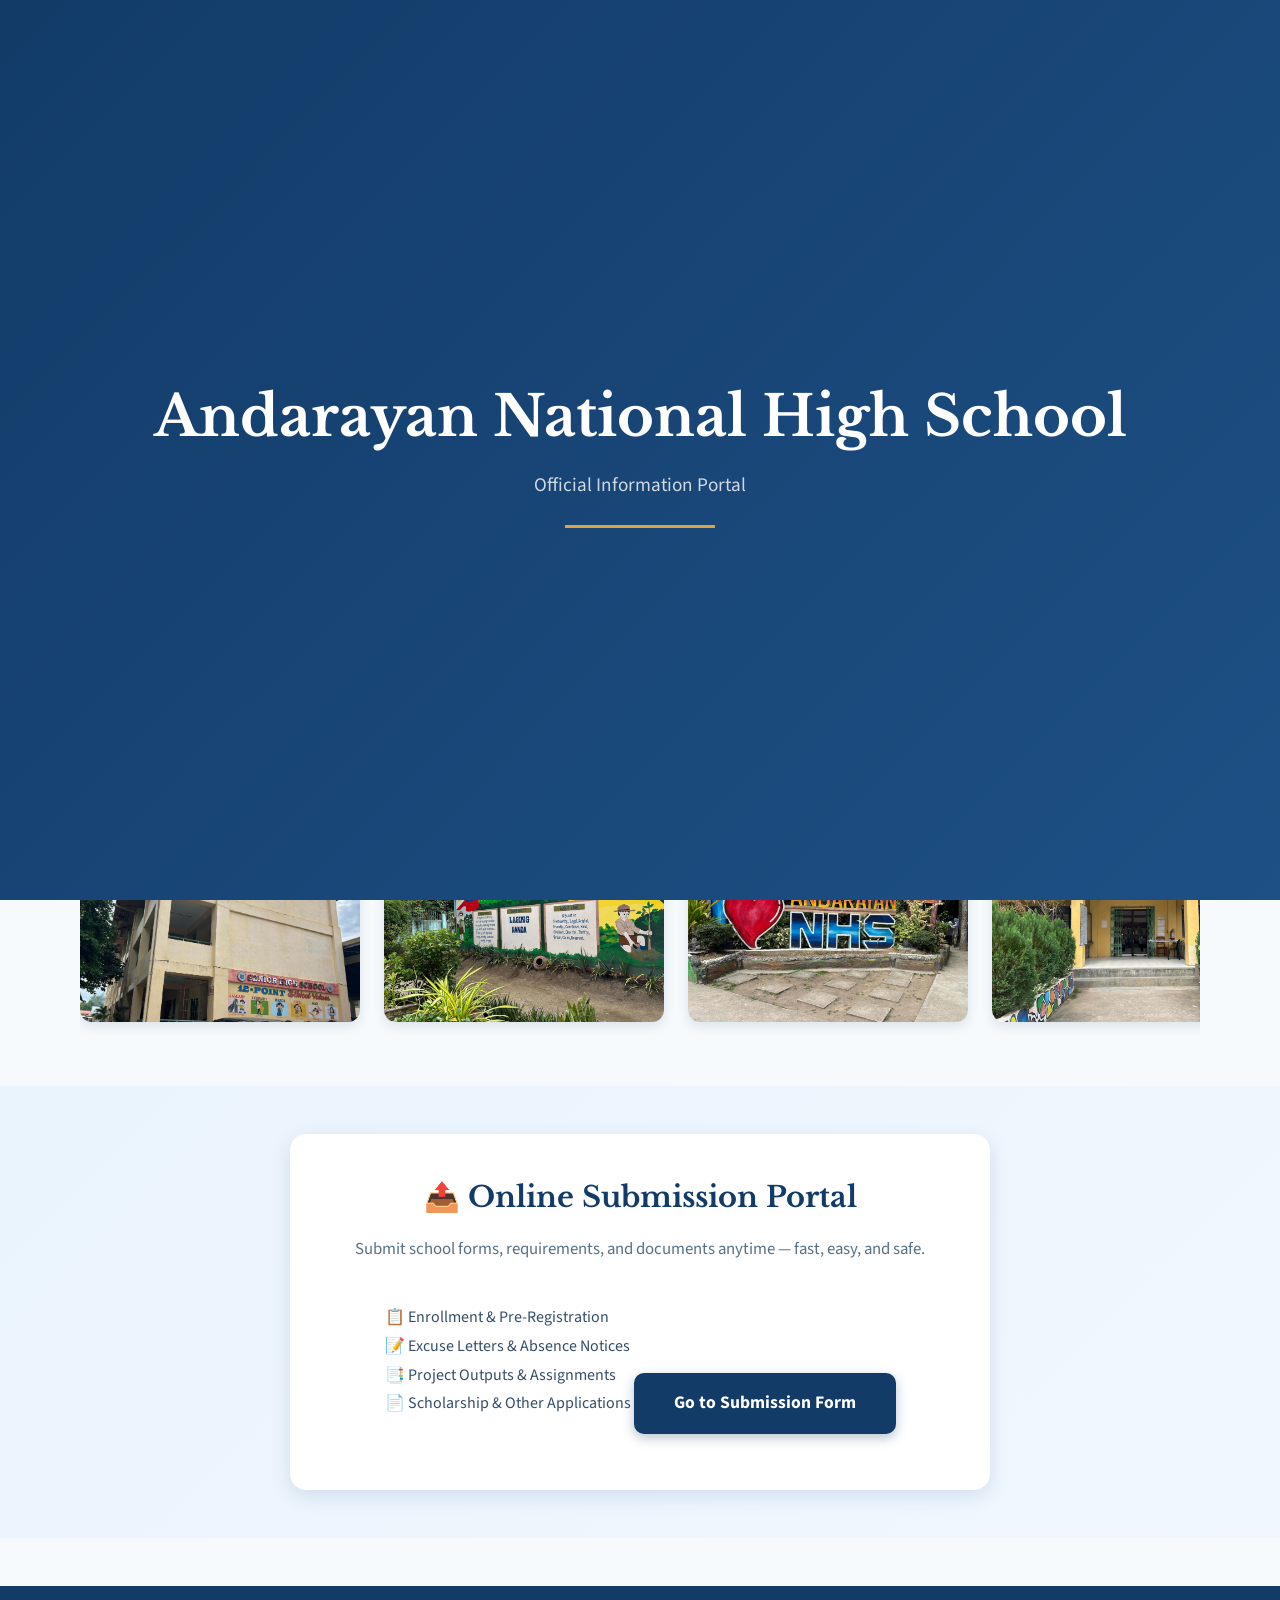
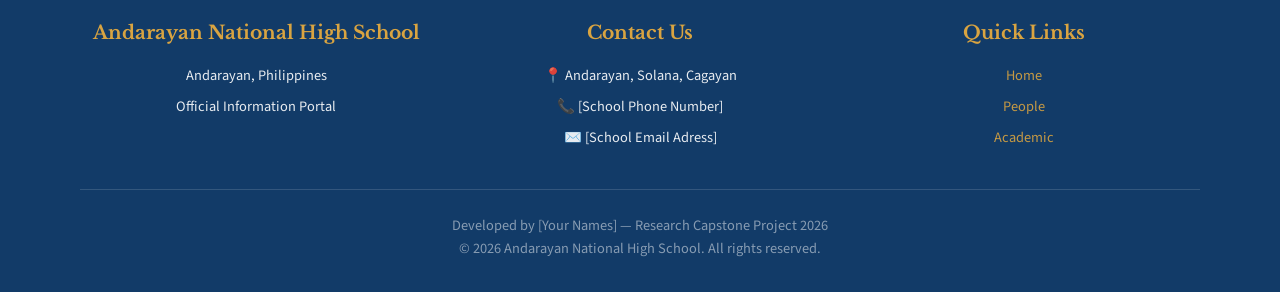
<file: index.html>
<!DOCTYPE html>
<html lang="en">
<head>
  <meta charset="UTF-8">
  <meta name="viewport" content="width=device-width, initial-scale=1.0">
  <title>Andarayan National High School | Official Information Portal</title>
  
  <!-- Fonts -->
  <link href="https://fonts.googleapis.com/css2?family=Source+Sans+Pro:wght@400;600;700&family=Libre+Baskerville:wght@400;700&display=swap" rel="stylesheet">
  
  <!-- Connect to CSS file -->
  <link rel="stylesheet" href="style.css">
</head>
<body>

  <!-- ===== WELCOME SPLASH — Shows Once On First Load ===== -->
<div id="welcome-splash">
  <div class="splash-content">
    <h1>Andarayan National High School</h1>
    <p>Official Information Portal</p>
    <div class="splash-line"></div>
  </div>
</div>

<!-- NAVIGATION -->
<nav>
  <div class="container nav-inner">
    <a href="index.html" class="nav-brand">ANHS</a>
    <button class="menu-btn" id="menuBtn">☰</button>
    <ul class="nav-links" id="navLinks">
      <li><a href="index.html">Home</a></li>
      <li><a href="people.html">People</a></li>
      <li><a href="academic.html">Academic</a></li>
      <li><a href="news.html">News</a></li>
      <li><a href="help.html">Help</a></li>
      <li><a href="rules.html">Rules</a></li>
    </ul>
  </div>
</nav>

<main>
  <!-- HOME SECTION -->
  <section id="home">
    <div class="container">
      <h1>Andarayan National High School</h1>
      <p class="subtitle">Official Information Portal</p>
      
            <div class="intro-text">
        <p>Welcome to Andarayan National High School! We are proud to be a place where students learn, grow, and discover what they can become. Our school is built on care, respect, and the belief that every learner deserves the chance to shine and build a bright future.</p>
        
        <h3>Our Mission</h3>
        <p>To give every student the best education possible — one that is fair, helpful, and truly makes a difference. We teach more than just lessons: we build good character, useful skills, and the confidence to do well in life. We work together with families and the community to help every young person reach their dreams.</p>
        
        <h3>Our Vision</h3>
        <p>We see Andarayan National High School as a place of excellence where students become honest, kind, and capable leaders. Our graduates leave ready to help their families, serve our community, and make the world a better place — today and always.</p>
      </div>

      <!-- AUTO-SCROLLING GALLERY -->
      <div class="gallery-wrap">
        <div class="gallery-track">
          <div class="gallery-card"><img src="wal.png" alt="School Building"></div>
          <div class="gallery-card"><img src="Wall.png" alt="Campus Grounds"></div>
          <div class="gallery-card"><img src="Anhs.png" alt="Classroom"></div>
          <div class="gallery-card"><img src="S.png" alt="Students"></div>
          <div class="gallery-card"><img src="A.png" alt="Library"></div>
          <div class="gallery-card"><img src="D.png" alt="School Facilities"></div>
          <!-- Duplicate for smooth loop -->
          <div class="gallery-card"><img src="wal.png" alt="School Building"></div>
          <div class="gallery-card"><img src="Wall.png" alt="Campus Grounds"></div>
          <div class="gallery-card"><img src="Anhs.png" alt="Classroom"></div>
          <div class="gallery-card"><img src="S.png" alt="Students"></div>
          <div class="gallery-card"><img src="A.png" alt="Library"></div>
          <div class="gallery-card"><img src="D.png" alt="School Facilities"></div>
        </div>
      </div>
    </div>
  </section>
</main>
  
<!-- Online Submission Portal -->
<section class="submission-section">
  <div class="container">
    <div class="submission-card">
      <h2>📤 Online Submission Portal</h2>
      <p>Submit school forms, requirements, and documents anytime — fast, easy, and safe.</p>
      
      <div class="submission-types">
        <p>📋 Enrollment & Pre-Registration</p>
        <p>📝 Excuse Letters & Absence Notices</p>
        <p>📑 Project Outputs & Assignments</p>
        <p>📄 Scholarship & Other Applications</p>
      </div>

      <a href="https://forms.gle/zQ3Rs1Mgty6Lk8LaA" target="_blank" class="submit-btn">
        Go to Submission Form
      </a>
    </div>
  </div>
</section>

<!-- FOOTER -->
<footer>
  <div class="container">
    <div class="footer-grid">
      <div class="footer-col">
        <h3>Andarayan National High School</h3>
        <p>Andarayan, Philippines</p>
        <p>Official Information Portal</p>
      </div>
      <div class="footer-col">
        <h3>Contact Us</h3>
        <p>📍 Andarayan, Solana, Cagayan</p>
        <p>📞 [School Phone Number]</p>
        <p>✉️ [School Email Adress]</p>
      </div>
      <div class="footer-col">
        <h3>Quick Links</h3>
        <p><a href="index.html">Home</a></p>
        <p><a href="people.html">People</a></p>
        <p><a href="academic.html">Academic</a></p>
      </div>
    </div>
    <div class="footer-bottom">
      <p>Developed by [Your Names] — Research Capstone Project 2026</p>
      <p>© 2026 Andarayan National High School. All rights reserved.</p>
    </div>
  </div>
</footer>
  
  <!-- Floating Calendar -->
<div class="calendar-container">
  <div class="date-display" id="dateToggle"></div>
  <div class="calendar-popup" id="calendarPopup">
    <div class="calendar-header">
      <button id="prevMonth">&lt;</button>
      <span id="monthYear"></span>
      <button id="nextMonth">&gt;</button>
    </div>
    <div class="calendar-days-names">
      <span>Sun</span><span>Mon</span><span>Tue</span><span>Wed</span><span>Thu</span><span>Fri</span><span>Sat</span>
    </div>
    <div class="calendar-dates" id="calendarDates"></div>
  </div>
</div>
  
<!-- Slide-Out Updates Panel — LEFT SIDE -->
<div class="updates-panel">
  <div class="updates-drawer" id="updatesDrawer">
    <h3>🔄 Website Updates</h3>
    
    <div class="update-block">
      <h4>✅ Now Live</h4>
      <ul>
        <li>Online Submission Portal</li>
        <li>School Calendar & Date Picker</li>
        <li>Mission, Vision & Strands Info</li>
      </ul>
    </div>

    <div class="update-block">
      <h4>🚧 Coming Soon</h4>
      <ul>
        <li>Quick Announcement Banner</li>
        <li>Class Schedule & Bell Guide</li>
        <li>School Events Calendar</li>
        <li>Who to Contact Directory</li>
        <li>Quick Links Shortcuts</li>
        <li>Feedback & Concern Form</li>
        <li>Photo Gallery Expansion</li>
      </ul>
    </div>

    <p class="update-note">Check back often — we keep improving!</p>
  </div>
  
  <button class="updates-toggle" id="updatesToggle">
    <span id="toggleLabel">Updates</span>
  </button>
</div>

<!-- Connect to JavaScript file -->
<script src="script.js"></script>
  
</body>
</html>
</file>
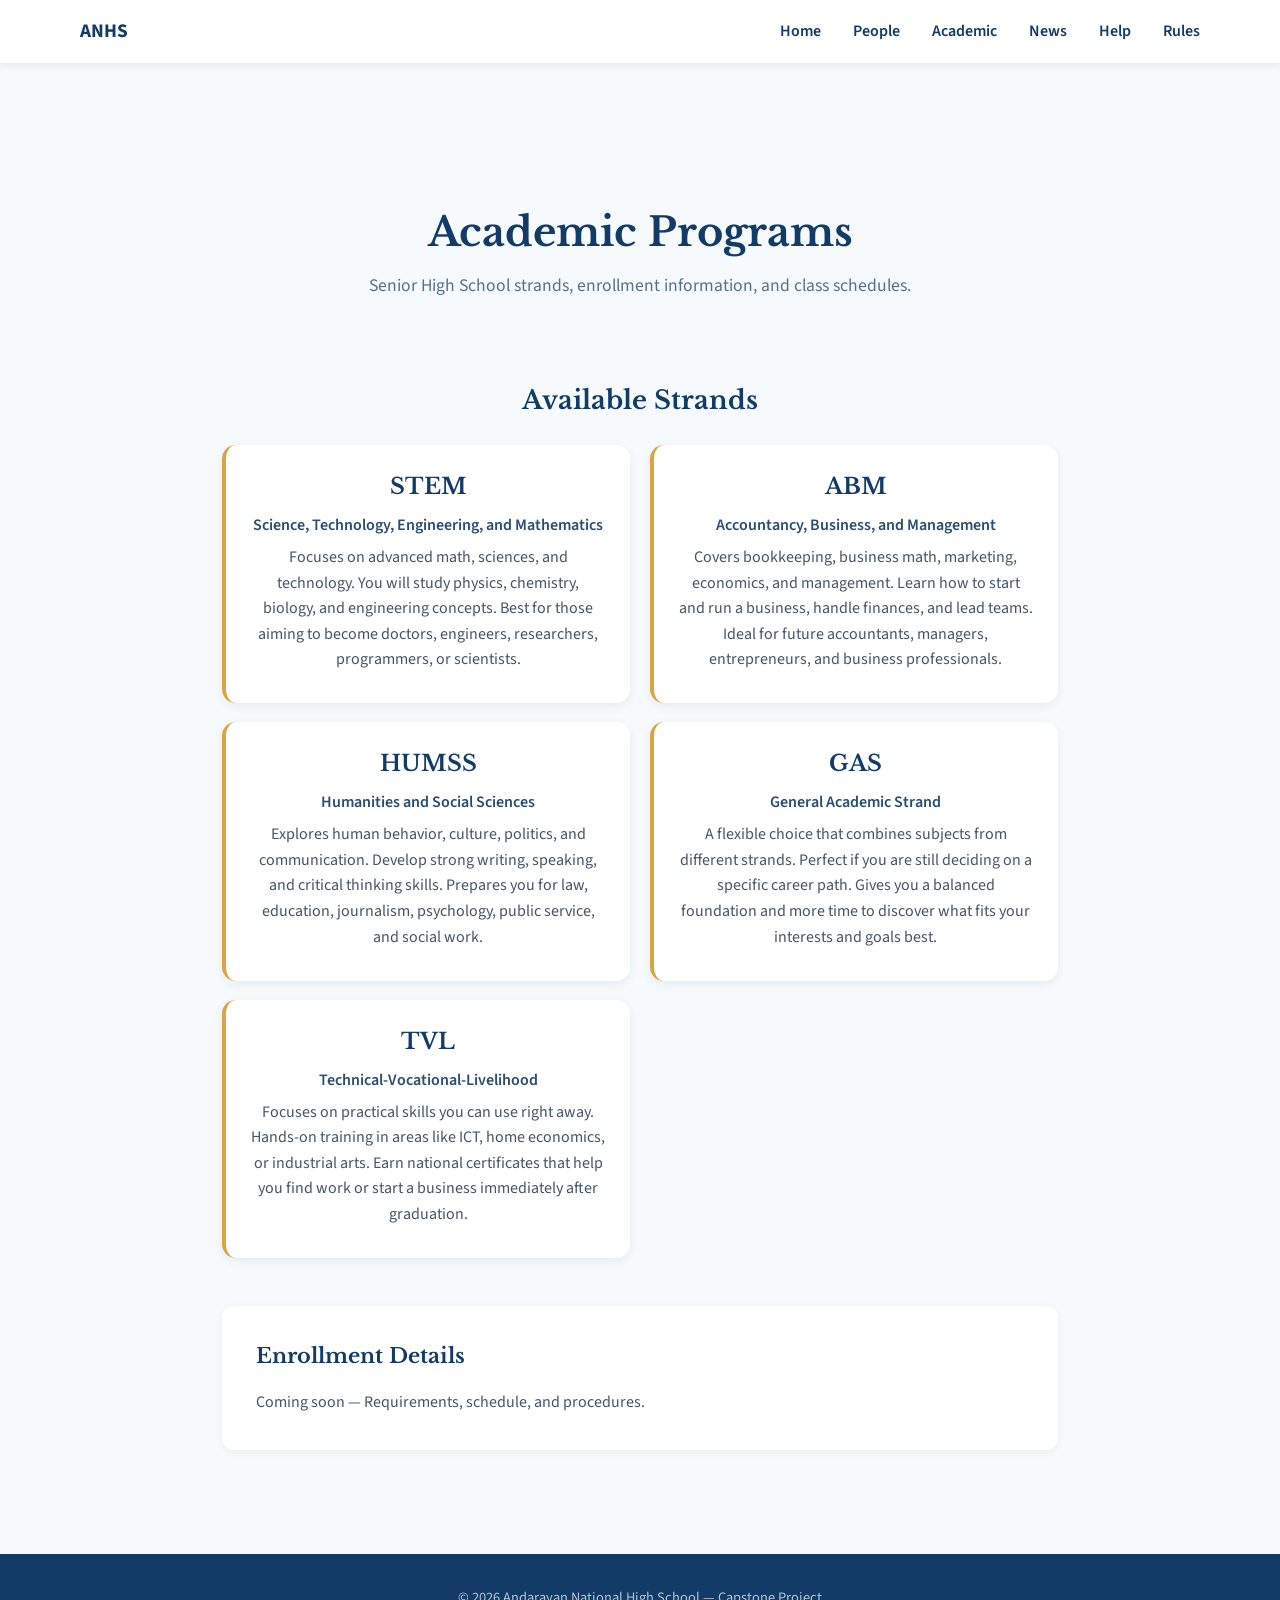
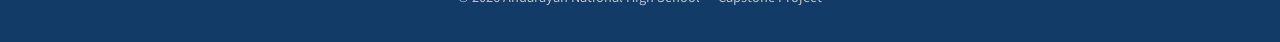
<file: academic.html>
<!DOCTYPE html>
<html lang="en">
<head>
  <meta charset="UTF-8">
  <meta name="viewport" content="width=device-width, initial-scale=1.0">
  <title>Academic | Andarayan National High School</title>
  
  <link href="https://fonts.googleapis.com/css2?family=Source+Sans+Pro:wght@400;600;700&family=Libre+Baskerville:wght@400;700&display=swap" rel="stylesheet">
  <link rel="stylesheet" href="style.css">
</head>
<body>

<nav>
  <div class="container nav-inner">
    <a href="index.html" class="nav-brand">ANHS</a>
    <button class="menu-btn" id="menuBtn">☰</button>
    <ul class="nav-links" id="navLinks">
      <li><a href="index.html">Home</a></li>
      <li><a href="people.html">People</a></li>
      <li><a href="academic.html">Academic</a></li>
      <li><a href="news.html">News</a></li>
      <li><a href="help.html">Help</a></li>
      <li><a href="rules.html">Rules</a></li>
    </ul>
  </div>
</nav>

<main>
  <div class="page-content">
    <h1>Academic Programs</h1>
    <p class="page-intro">Senior High School strands, enrollment information, and class schedules.</p>

    <!-- ===== NEW STRANDS DESIGN ===== -->
    <h2 class="strands-heading">Available Strands</h2>
    <div class="strands-grid">
      
      <div class="strand-card">
        <h3>STEM</h3>
        <p><strong>Science, Technology, Engineering, and Mathematics</strong></p>
        <p>Focuses on advanced math, sciences, and technology. You will study physics, chemistry, biology, and engineering concepts. Best for those aiming to become doctors, engineers, researchers, programmers, or scientists.</p>
      </div>

      <div class="strand-card">
        <h3>ABM</h3>
        <p><strong>Accountancy, Business, and Management</strong></p>
        <p>Covers bookkeeping, business math, marketing, economics, and management. Learn how to start and run a business, handle finances, and lead teams. Ideal for future accountants, managers, entrepreneurs, and business professionals.</p>
      </div>

      <div class="strand-card">
        <h3>HUMSS</h3>
        <p><strong>Humanities and Social Sciences</strong></p>
        <p>Explores human behavior, culture, politics, and communication. Develop strong writing, speaking, and critical thinking skills. Prepares you for law, education, journalism, psychology, public service, and social work.</p>
      </div>

      <div class="strand-card">
        <h3>GAS</h3>
        <p><strong>General Academic Strand</strong></p>
        <p>A flexible choice that combines subjects from different strands. Perfect if you are still deciding on a specific career path. Gives you a balanced foundation and more time to discover what fits your interests and goals best.</p>
      </div>

      <div class="strand-card">
        <h3>TVL</h3>
        <p><strong>Technical-Vocational-Livelihood</strong></p>
        <p>Focuses on practical skills you can use right away. Hands-on training in areas like ICT, home economics, or industrial arts. Earn national certificates that help you find work or start a business immediately after graduation.</p>
      </div>

    </div>
    <!-- ===== END STRANDS ===== -->


    <div class="content-section">
      <h2>Enrollment Details</h2>
      <p>Coming soon — Requirements, schedule, and procedures.</p>
    </div>

  </div>
</main>
  
<footer>
  <div class="container">
    <p>© 2026 Andarayan National High School — Capstone Project</p>
  </div>
</footer>

<script src="script.js"></script>
</body>
</html>
</file>
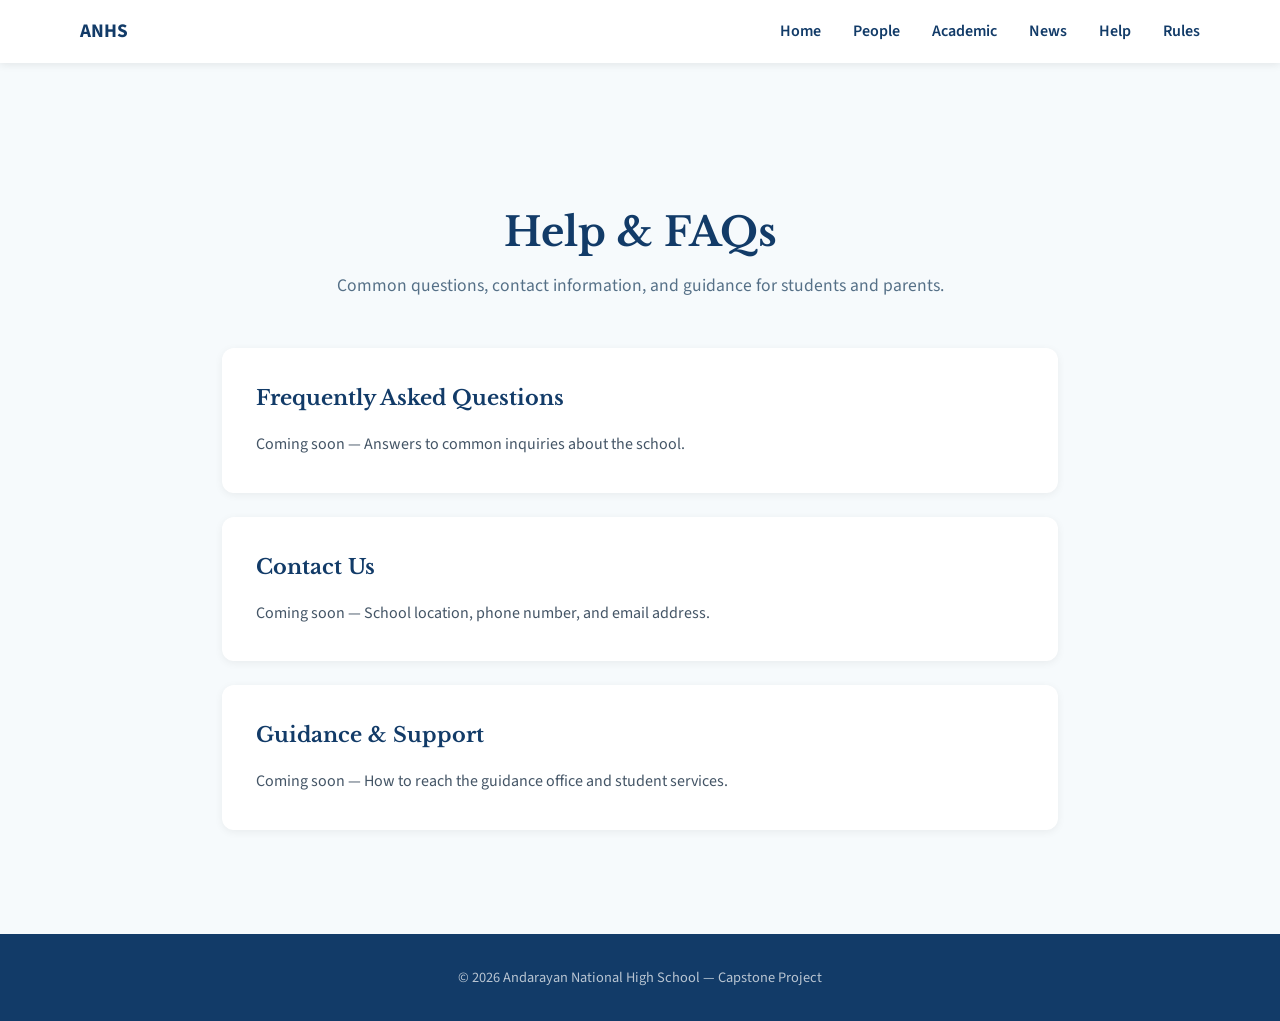
<file: help.html>
<!DOCTYPE html>
<html lang="en">
<head>
  <meta charset="UTF-8">
  <meta name="viewport" content="width=device-width, initial-scale=1.0">
  <title>Help | Andarayan National High School</title>
  
  <link href="https://fonts.googleapis.com/css2?family=Source+Sans+Pro:wght@400;600;700&family=Libre+Baskerville:wght@400;700&display=swap" rel="stylesheet">
  <link rel="stylesheet" href="style.css">
</head>
<body>

<nav>
  <div class="container nav-inner">
    <a href="index.html" class="nav-brand">ANHS</a>
    <button class="menu-btn" id="menuBtn">☰</button>
    <ul class="nav-links" id="navLinks">
      <li><a href="index.html">Home</a></li>
      <li><a href="people.html">People</a></li>
      <li><a href="academic.html">Academic</a></li>
      <li><a href="news.html">News</a></li>
      <li><a href="help.html">Help</a></li>
      <li><a href="rules.html">Rules</a></li>
    </ul>
  </div>
</nav>

<main>
  <div class="page-content">
    <h1>Help & FAQs</h1>
    <p class="page-intro">Common questions, contact information, and guidance for students and parents.</p>

    <div class="content-section">
      <h2>Frequently Asked Questions</h2>
      <p>Coming soon — Answers to common inquiries about the school.</p>
    </div>

    <div class="content-section">
      <h2>Contact Us</h2>
      <p>Coming soon — School location, phone number, and email address.</p>
    </div>

    <div class="content-section">
      <h2>Guidance & Support</h2>
      <p>Coming soon — How to reach the guidance office and student services.</p>
    </div>
  </div>
</main>


<footer>
  <div class="container">
    <p>© 2026 Andarayan National High School — Capstone Project</p>
  </div>
</footer>


<script src="script.js"></script>
</body>
</html>
</file>
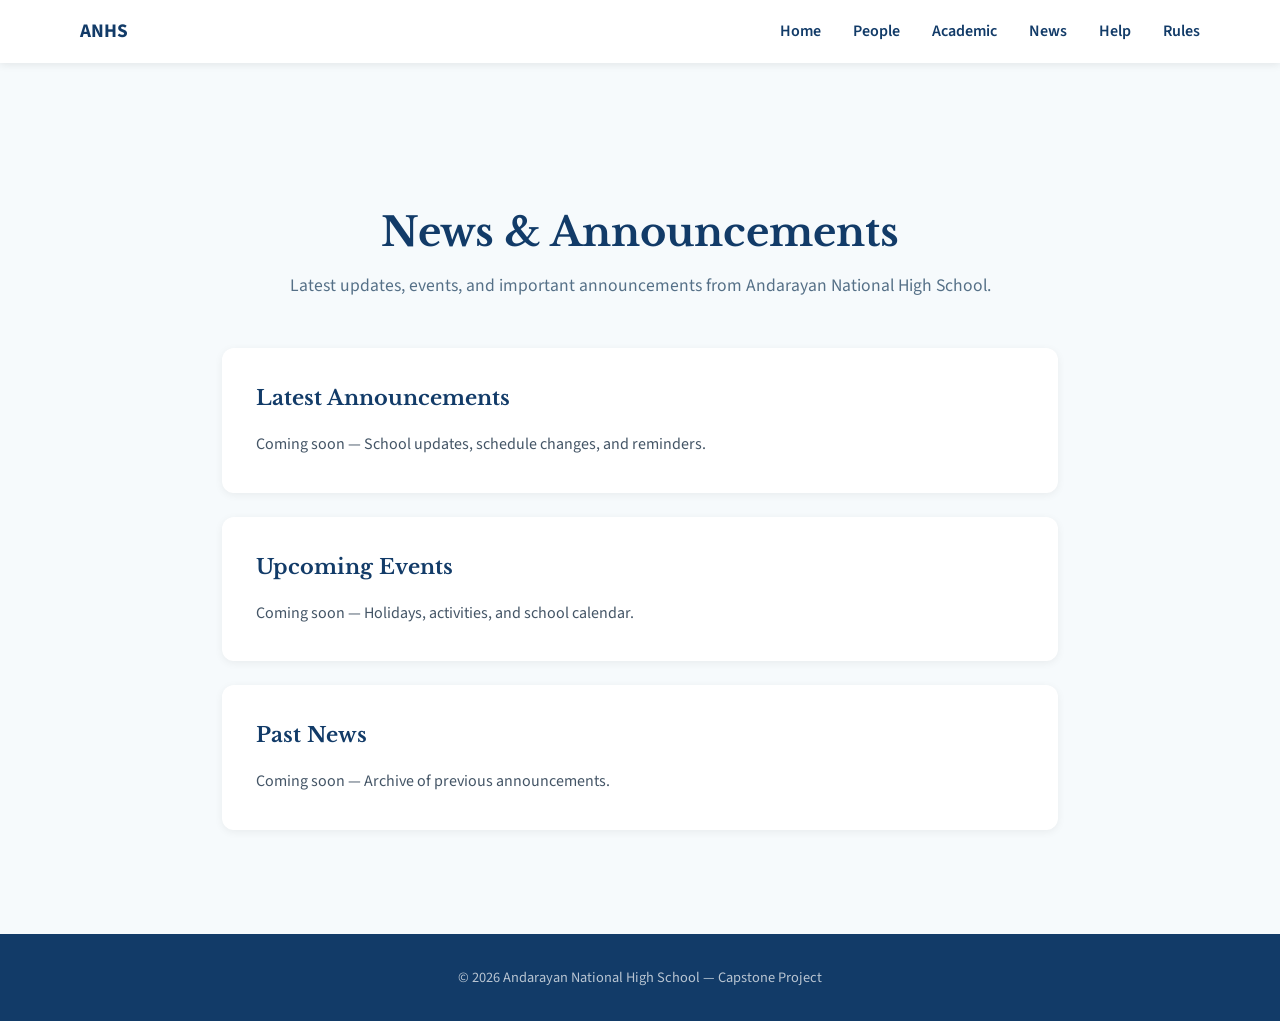
<file: news.html>
<!DOCTYPE html>
<html lang="en">
<head>
  <meta charset="UTF-8">
  <meta name="viewport" content="width=device-width, initial-scale=1.0">
  <title>News | Andarayan National High School</title>
  
  <link href="https://fonts.googleapis.com/css2?family=Source+Sans+Pro:wght@400;600;700&family=Libre+Baskerville:wght@400;700&display=swap" rel="stylesheet">
  <link rel="stylesheet" href="style.css">
</head>
<body>

<nav>
  <div class="container nav-inner">
    <a href="index.html" class="nav-brand">ANHS</a>
    <button class="menu-btn" id="menuBtn">☰</button>
    <ul class="nav-links" id="navLinks">
      <li><a href="index.html">Home</a></li>
      <li><a href="people.html">People</a></li>
      <li><a href="academic.html">Academic</a></li>
      <li><a href="news.html">News</a></li>
      <li><a href="help.html">Help</a></li>
      <li><a href="rules.html">Rules</a></li>
    </ul>
  </div>
</nav>

<main>
  <div class="page-content">
    <h1>News & Announcements</h1>
    <p class="page-intro">Latest updates, events, and important announcements from Andarayan National High School.</p>

    <div class="content-section">
      <h2>Latest Announcements</h2>
      <p>Coming soon — School updates, schedule changes, and reminders.</p>
    </div>

    <div class="content-section">
      <h2>Upcoming Events</h2>
      <p>Coming soon — Holidays, activities, and school calendar.</p>
    </div>

    <div class="content-section">
      <h2>Past News</h2>
      <p>Coming soon — Archive of previous announcements.</p>
    </div>
  </div>
</main>


<footer>
  <div class="container">
    <p>© 2026 Andarayan National High School — Capstone Project</p>
  </div>
</footer>

<script src="script.js"></script>
</body>
</html>
</file>
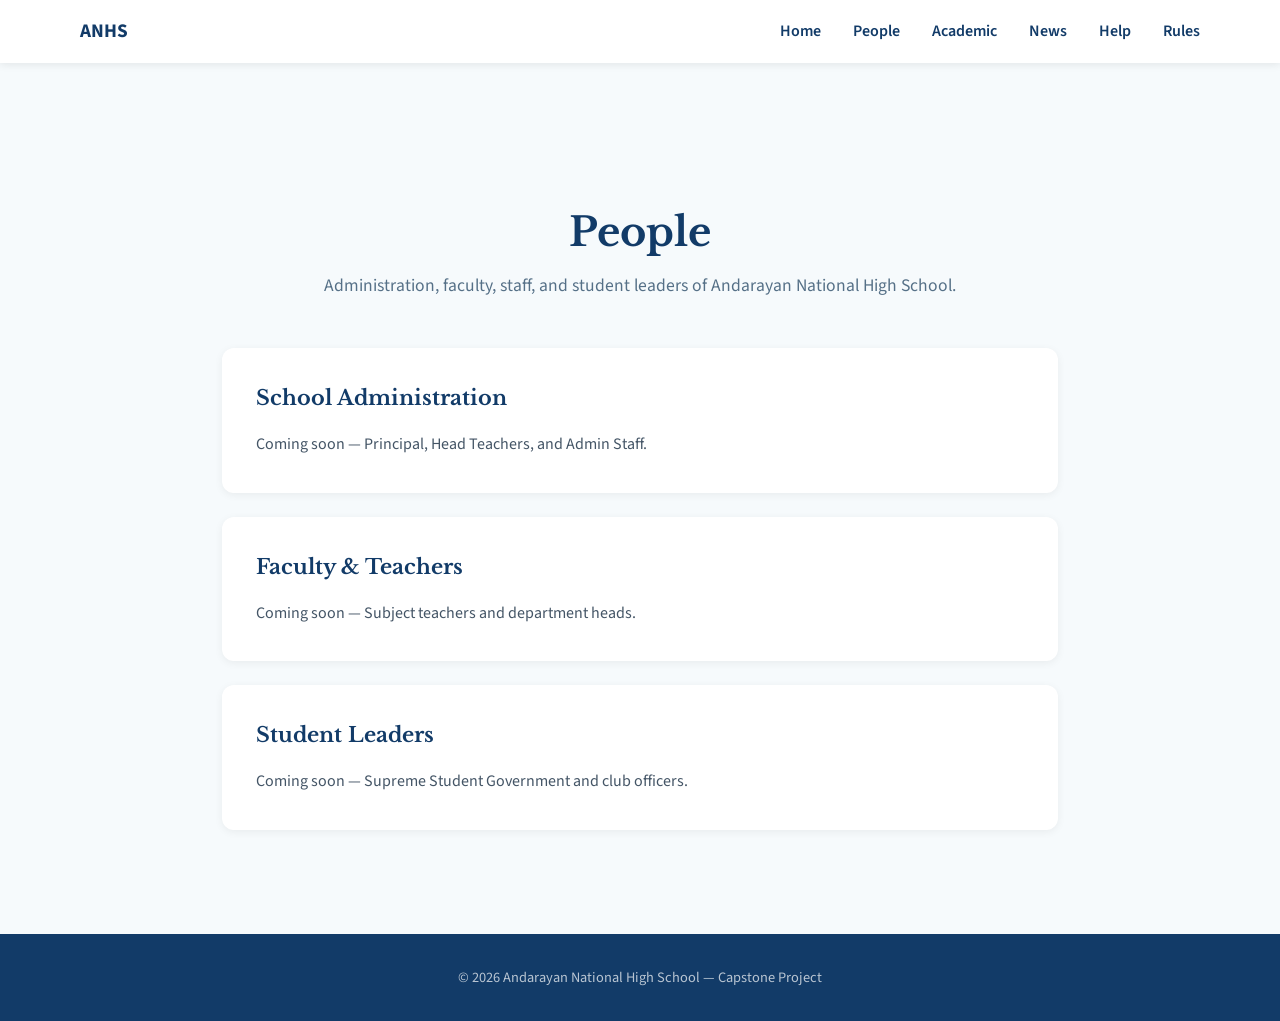
<file: people.html>
<!DOCTYPE html>
<html lang="en">
<head>
  <meta charset="UTF-8">
  <meta name="viewport" content="width=device-width, initial-scale=1.0">
  <title>Help | Andarayan National High School</title>
  
  <link href="https://fonts.googleapis.com/css2?family=Source+Sans+Pro:wght@400;600;700&family=Libre+Baskerville:wght@400;700&display=swap" rel="stylesheet">
  <link rel="stylesheet" href="style.css">
</head>
<body>

<nav>
  <div class="container nav-inner">
    <a href="index.html" class="nav-brand">ANHS</a>
    <button class="menu-btn" id="menuBtn">☰</button>
    <ul class="nav-links" id="navLinks">
      <li><a href="index.html">Home</a></li>
      <li><a href="people.html">People</a></li>
      <li><a href="academic.html">Academic</a></li>
      <li><a href="news.html">News</a></li>
      <li><a href="help.html">Help</a></li>
      <li><a href="rules.html">Rules</a></li>
    </ul>
  </div>
</nav>

<main>
  <div class="page-content">
    <h1>People</h1>
    <p class="page-intro">Administration, faculty, staff, and student leaders of Andarayan National High School.</p>

    <div class="content-section">
      <h2>School Administration</h2>
      <p>Coming soon — Principal, Head Teachers, and Admin Staff.</p>
    </div>

    <div class="content-section">
      <h2>Faculty & Teachers</h2>
      <p>Coming soon — Subject teachers and department heads.</p>
    </div>

    <div class="content-section">
      <h2>Student Leaders</h2>
      <p>Coming soon — Supreme Student Government and club officers.</p>
    </div>
  </div>
</main>



<footer>
  <div class="container">
    <p>© 2026 Andarayan National High School — Capstone Project</p>
  </div>
</footer>


<script src="script.js"></script>
</body>
</html>
</file>
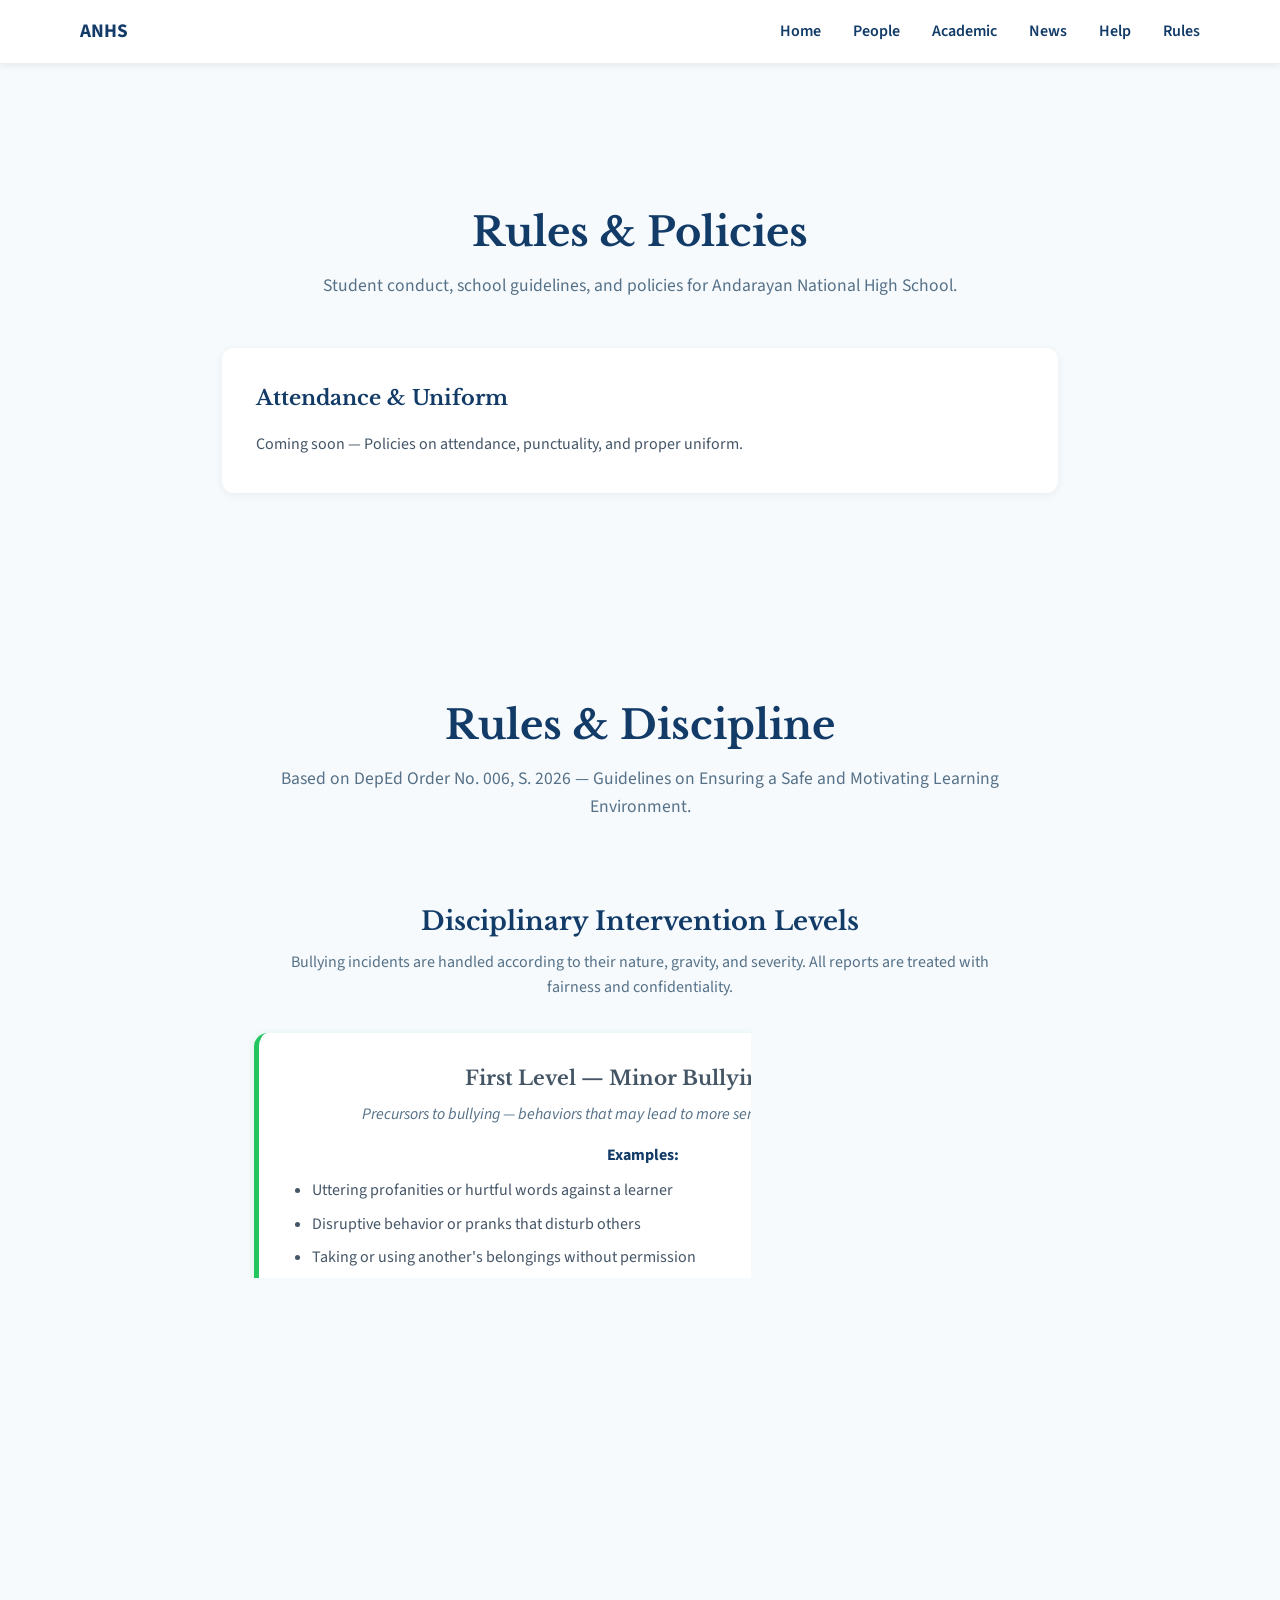
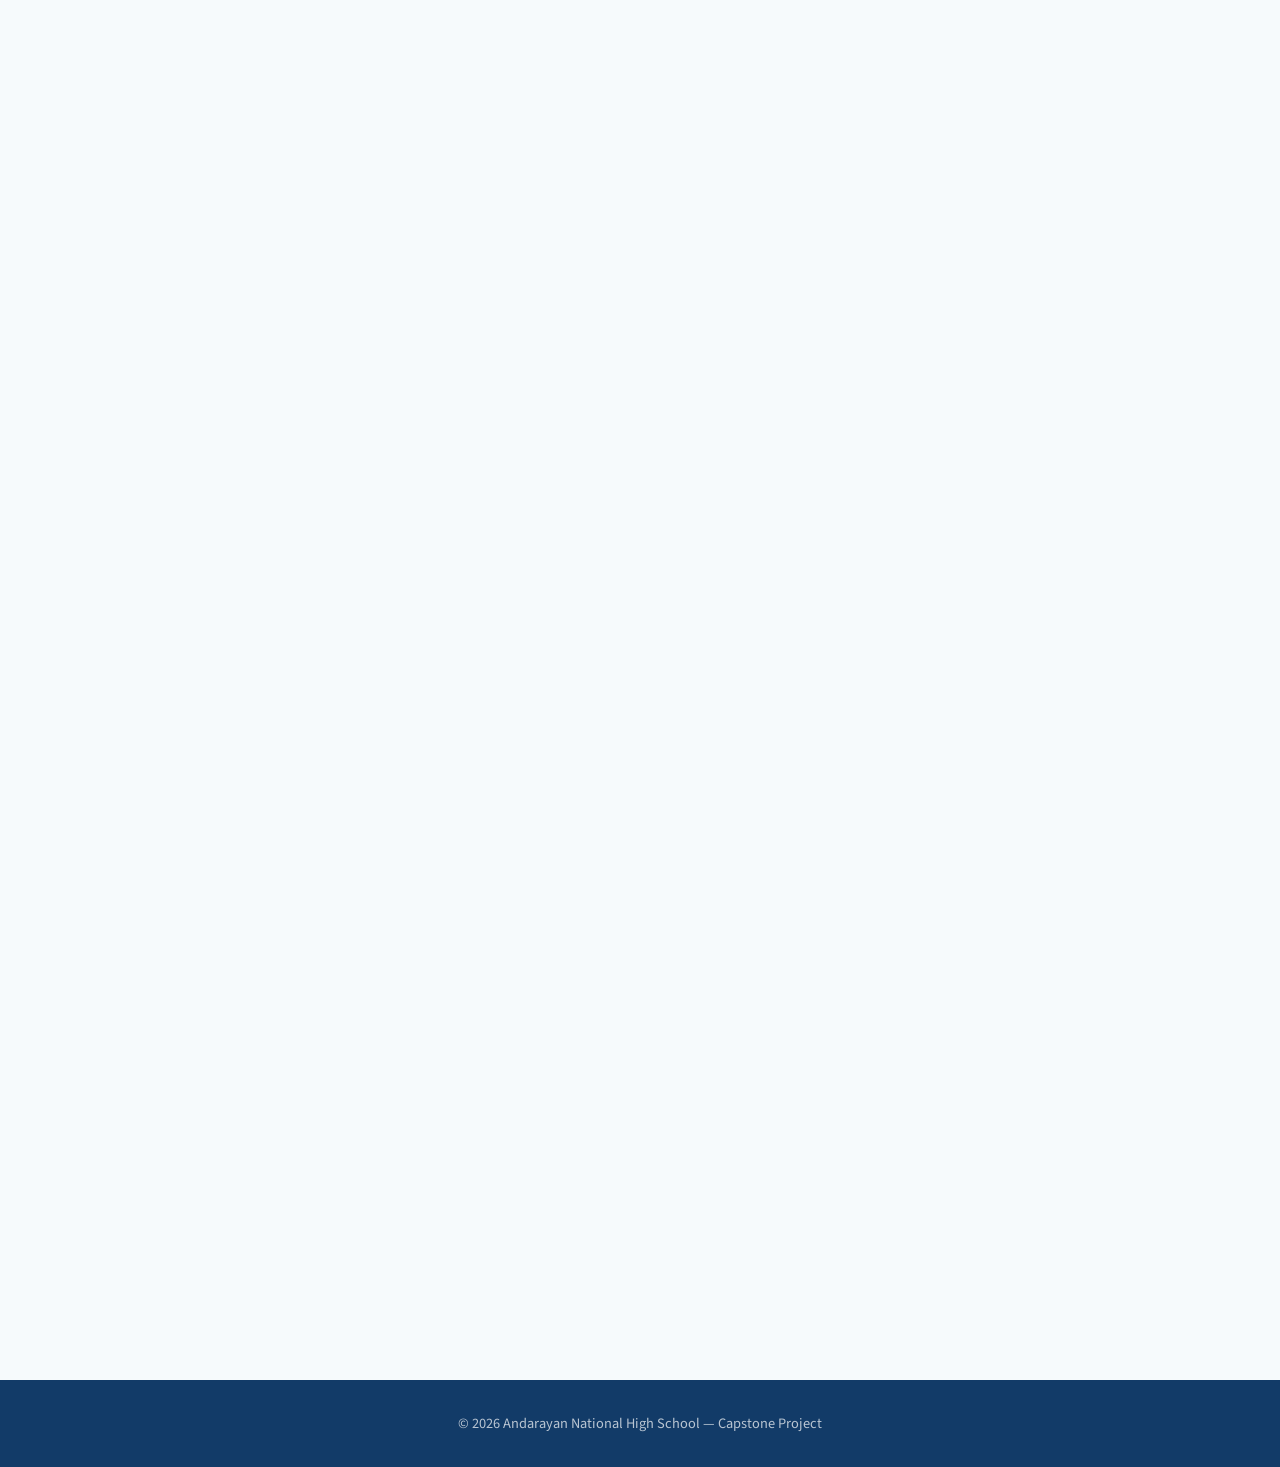
<file: rules.html>
<!DOCTYPE html>
<html lang="en">
<head>
  <meta charset="UTF-8">
  <meta name="viewport" content="width=device-width, initial-scale=1.0">
  <title>Rules | Andarayan National High School</title>
  
  <link href="https://fonts.googleapis.com/css2?family=Source+Sans+Pro:wght@400;600;700&family=Libre+Baskerville:wght@400;700&display=swap" rel="stylesheet">
  <link rel="stylesheet" href="style.css">
</head>
<body>

<nav>
  <div class="container nav-inner">
    <a href="index.html" class="nav-brand">ANHS</a>
    <button class="menu-btn" id="menuBtn">☰</button>
    <ul class="nav-links" id="navLinks">
      <li><a href="index.html">Home</a></li>
      <li><a href="people.html">People</a></li>
      <li><a href="academic.html">Academic</a></li>
      <li><a href="news.html">News</a></li>
      <li><a href="help.html">Help</a></li>
      <li><a href="rules.html">Rules</a></li>
    </ul>
  </div>
</nav>

<main>
  <div class="page-content">
    <h1>Rules & Policies</h1>
    <p class="page-intro">Student conduct, school guidelines, and policies for Andarayan National High School.</p>

    <div class="content-section">
      <h2>Attendance & Uniform</h2>
      <p>Coming soon — Policies on attendance, punctuality, and proper uniform.</p>
    </div>

    <main>
  <div class="page-content">
    <h1>Rules & Discipline</h1>
    <p class="page-intro">Based on DepEd Order No. 006, S. 2026 — Guidelines on Ensuring a Safe and Motivating Learning Environment.</p>

    <h2 class="rules-heading">Disciplinary Intervention Levels</h2>
    <p class="rules-intro">Bullying incidents are handled according to their nature, gravity, and severity. All reports are treated with fairness and confidentiality.</p>

    <!-- ===== FIRST LEVEL — Green ===== -->
    <div class="rule-card level-first">
      <h3>First Level — Minor Bullying Acts</h3>
      <p class="level-desc">Precursors to bullying — behaviors that may lead to more serious issues if not corrected.</p>
      
      <h4>Examples:</h4>
      <ul class="rule-list">
        <li>Uttering profanities or hurtful words against a learner</li>
        <li>Disruptive behavior or pranks that disturb others</li>
        <li>Taking or using another's belongings without permission</li>
        <li>Unwanted physical contact that causes discomfort but no injury</li>
        <li>Fighting that does not result in physical harm</li>
      </ul>
      
      <h4>Penalties:</h4>
      <ul class="rule-list">
        <li>First Offense: Written reprimand + summons to parents</li>
        <li>Second Offense: Suspension for 3 days</li>
        <li>Third or Subsequent Offense: Suspension for 5 days</li>
      </ul>
    </div>

    <!-- ===== SECOND LEVEL — Yellow/Gold ===== -->
    <div class="rule-card level-second">
      <h3>Second Level — Serious Bullying Acts</h3>
      <p class="level-desc">Behaviors that harm, threaten, or degrade others — these are taken seriously.</p>
      
      <h4>Examples:</h4>
      <ul class="rule-list">
        <li>Stalking or repeatedly following someone</li>
        <li>Catcalling, wolf-whistling, or making unwanted comments</li>
        <li>Spreading rumors, sharing private photos, or revealing personal details</li>
        <li>Insulting based on gender, family, or identity</li>
        <li>Threatening, intimidating, or causing slight physical injury</li>
      </ul>
      
      <h4>Penalties:</h4>
      <ul class="rule-list">
        <li>First Offense: Suspension for 5 days + referral to Social Welfare Office</li>
        <li>Second Offense: Non-readmission to the school</li>
        <li>Third or Subsequent Offense: Permanent exclusion</li>
      </ul>
    </div>

    <!-- ===== THIRD LEVEL — Red ===== -->
    <div class="rule-card level-third">
      <h3>Third Level — Severe Bullying Acts</h3>
      <p class="level-desc">Cannot be resolved in the classroom — these cause serious harm and have major consequences.</p>
      
      <h4>Examples:</h4>
      <ul class="rule-list">
        <li>Physical assault causing injury to another student</li>
        <li>Severe verbal abuse, hate remarks, or body shaming</li>
        <li>Demanding money, stealing, or damaging property</li>
        <li>Posting harmful photos or videos online to embarrass someone</li>
        <li>Repeated severe acts despite previous warnings</li>
      </ul>
      
      <h4>Penalties:</h4>
      <ul class="rule-list">
        <li>First Offense: Exclusion from the school — may not join any school activities</li>
        <li>These acts may lead to permanent loss of rights and privileges</li>
      </ul>
    </div>

    <!-- ===== INCIDENT HANDLING ===== -->
    <div class="content-section">
      <h2>How Incidents Are Handled</h2>
      <ol class="rule-list numbered">
        <li>Report the incident to the School Head or Guidance Counselor</li>
        <li>Student safety is ensured — those involved are separated</li>
        <li>Parents or guardians of all students involved are informed</li>
        <li>Students are interviewed separately to find the truth</li>
        <li>The situation is assessed and appropriate support is provided</li>
        <li>Counseling or intervention programs are arranged as needed</li>
      </ol>
    </div>

  </div>
</main>

  </div>
</main>


<footer>
  <div class="container">
    <p>© 2026 Andarayan National High School — Capstone Project</p>
  </div>
</footer>


<script src="script.js"></script>
</body>
</html>
</file>
<file: style.css>
:root {
  --navy: #123b68;
  --gold: #d9a441;
  --sky: #eaf4fc;
  --white: #ffffff;
  --text-dark: #18324b;
}

* { margin: 0; padding: 0; box-sizing: border-box; }
html { scroll-behavior: smooth; }
body {
  font-family: "Source Sans Pro", sans-serif;
  color: var(--text-dark);
  background: #f6fafc;
  line-height: 1.6;
}
h1, h2, h3 { font-family: "Libre Baskerville", serif; }
.container { width: min(1120px, calc(100% - 3rem)); margin: 0 auto; }

/* ===== NAVIGATION ===== */
nav {
  position: fixed;
  top: 0;
  left: 0;
  width: 100%;
  background: white;
  box-shadow: 0 2px 8px rgba(0,0,0,0.08);
  z-index: 1000;
}
.nav-inner {
  display: flex;
  justify-content: space-between;
  align-items: center;
  padding: 1rem 0;
}
.nav-brand {
  font-weight: 700;
  color: var(--navy);
  text-decoration: none;
  font-size: 1.2rem;
}
.nav-links { display: flex; gap: 2rem; list-style: none; }
.nav-links a {
  color: var(--navy);
  text-decoration: none;
  font-weight: 600;
  position: relative;
  padding: 0.5rem 0;
}
/* Gold underline hover effect */
.nav-links a::after {
  content: '';
  position: absolute;
  bottom: 0;
  left: 0;
  width: 0;
  height: 3px;
  background: var(--gold);
  transition: width 0.3s ease;
}
.nav-links a:hover { color: var(--gold); }
.nav-links a:hover::after { width: 100%; }

/* Mobile menu */
.menu-btn { display: none; background: none; border: none; font-size: 1.5rem; color: var(--navy); cursor: pointer; }
@media (max-width: 768px) {
  .menu-btn { display: block; }
  .nav-links {
    position: absolute;
    top: 100%; left: 0; right: 0;
    flex-direction: column;
    background: white;
    padding: 1rem 2rem;
    gap: 1rem;
    display: none;
    box-shadow: 0 4px 8px rgba(0,0,0,0.1);
  }
  .nav-links.open { display: flex; }
}

/* ===== MAIN CONTENT ===== */
main { margin-top: 80px; }
section { padding: 3rem 0; }

/* ===== HOME SECTION — Warm & Clean ===== */
#home { 
  text-align: center; 
  padding: 2rem 1rem 3rem;
}

#home h1 {
  font-size: clamp(2rem, 5vw, 3.2rem);
  color: var(--navy);
  margin-bottom: 0.8rem;
  letter-spacing: 0.5px;
}

.subtitle {
  font-size: 1.15rem;
  color: #5a7a99;
  margin-bottom: 2.5rem;
  font-weight: 500;
}

.intro-text {
  max-width: 800px;
  margin: 0 auto;
  padding: 2rem;
  background: #f8fbfd;
  border-radius: 16px;
  box-shadow: 0 4px 12px rgba(18, 59, 104, 0.06);
  font-size: 1.05rem;
  color: #334e68;
  line-height: 1.8;
}

.intro-text h3 {
  color: var(--navy);
  margin: 1.8rem 0 0.6rem;
  font-size: 1.25rem;
  padding-bottom: 0.4rem;
  border-bottom: 2px solid #d9a441;
  display: inline-block;
}

.intro-text p:first-child {
  font-size: 1.1rem;
  color: #2a4d70;
  margin-bottom: 1.5rem;
}

/* ===== AUTO-SCROLLING GALLERY ===== */
.gallery-wrap {
  overflow: hidden;
  width: 100%;
  position: relative;
  padding: 1rem 0;
}
.gallery-track {
  display: flex;
  gap: 1.5rem;
  animation: scroll 25s linear infinite;
}
.gallery-wrap:hover .gallery-track { animation-play-state: paused; }
@keyframes scroll {
  0% { transform: translateX(0); }
  100% { transform: translateX(-50%); }
}
.gallery-card {
  flex: 0 0 280px;
  border-radius: 12px;
  overflow: hidden;
  box-shadow: 0 4px 12px rgba(18, 59, 104, 0.12);
  transition: transform 0.3s ease, box-shadow 0.3s ease;
  cursor: pointer;
}
.gallery-card:hover {
  transform: scale(1.05);
  box-shadow: 0 8px 24px rgba(18, 59, 104, 0.2);
}
.gallery-card img {
  width: 100%;
  height: 200px;
  object-fit: cover;
  display: block;
  transition: filter 0.3s ease;
}
.gallery-card:hover img { filter: brightness(1.1); }

/* ===== FOOTER ===== */
footer {
  background: var(--navy);
  color: white;
  padding: 3rem 0 1.5rem;
}
.footer-grid {
  display: grid;
  grid-template-columns: repeat(auto-fit, minmax(250px, 1fr));
  gap: 2rem;
  margin-bottom: 2rem;
}
.footer-col h3 { margin-bottom: 1rem; color: var(--gold); }
.footer-col p { margin-bottom: 0.5rem; opacity: 0.9; }
.footer-col a { color: var(--gold); text-decoration: none; }
.footer-bottom {
  border-top: 1px solid rgba(255,255,255,0.2);
  padding-top: 1.5rem;
  text-align: center;
  opacity: 0.7;
  font-size: 0.9rem;
}

/* ===== BASE VARIABLES — Keep these if not already there ===== */
:root {
  --navy: #123b68;
  --gold: #d9a441;
  --light-blue: #eaf4fc;
  --text-dark: #445566;
  --text-light: #557087;
  --white: #ffffff;
}

/* ===== SHARED PAGE STYLES — Applies to ALL pages ===== */
.page-content {
  max-width: 900px;
  margin: 0 auto;
  padding: 2rem;
  padding-top: 120px; /* Space below fixed nav */
  text-align: center;
}

.page-content h1 {
  color: var(--navy);
  font-size: 2.5rem;
  margin-bottom: 0.5rem;
  font-family: 'Libre Baskerville', serif;
}

.page-intro {
  font-size: 1.1rem;
  color: var(--text-light);
  margin-bottom: 3rem;
  font-family: 'Source Sans Pro', sans-serif;
}

.content-section {
  background: var(--white);
  padding: 2rem;
  margin-bottom: 1.5rem;
  border-radius: 12px;
  box-shadow: 0 2px 8px rgba(0,0,0,0.06);
  text-align: left;
}

.content-section h2 {
  color: var(--navy);
  margin-bottom: 1rem;
  font-size: 1.3rem;
  font-family: 'Libre Baskerville', serif;
}

.content-section p {
  color: var(--text-dark);
  line-height: 1.7;
  font-family: 'Source Sans Pro', sans-serif;
}

/* ===== ACTIVE PAGE INDICATOR — Gold underline on current page ===== */
.nav-links a.active {
  color: var(--gold);
  border-bottom: 3px solid var(--gold);
  padding-bottom: 4px;
}

/* ===== FOOTER — Shared by all pages ===== */
footer {
  background: var(--navy);
  color: var(--white);
  padding: 2rem 0;
  margin-top: 3rem;
  text-align: center;
}

footer p {
  opacity: 0.7;
  font-size: 0.9rem;
  margin: 0;
}

/* ===== RESPONSIVE — Works on phones ===== */
@media (max-width: 768px) {
  .page-content {
    padding: 1rem;
    padding-top: 100px;
  }

  .page-content h1 {
    font-size: 1.8rem;
  }

  .content-section {
    padding: 1.5rem;
  }
}

/* ===== STRANDS SECTION — Special Design ===== */
.strands-heading {
  color: var(--navy);
  font-size: 1.6rem;
  margin: 2rem 0 1.5rem;
  text-align: center;
  font-family: 'Libre Baskerville', serif;
}

.strands-grid {
  display: grid;
  grid-template-columns: repeat(auto-fit, minmax(280px, 1fr));
  gap: 1.2rem;
  margin-bottom: 3rem;
}

.strand-card {
  background: white;
  padding: 1.5rem;
  border-radius: 14px;
  border-left: 4px solid var(--gold);
  box-shadow: 0 3px 10px rgba(18, 59, 104, 0.08);
  transition: transform 0.3s ease, box-shadow 0.3s ease;
}

.strand-card:hover {
  transform: translateY(-5px);
  box-shadow: 0 6px 18px rgba(18, 59, 104, 0.12);
}

.strand-card h3 {
  color: var(--navy);
  font-size: 1.4rem;
  margin-bottom: 0.5rem;
  font-weight: 700;
}

.strand-card p {
  color: #445566;
  line-height: 1.6;
  margin: 0.4rem 0;
}

.strand-card p strong {
  color: #2a4d70;
  font-weight: 600;
}

/* ===== MOBILE — Adjusts for phones ===== */
@media (max-width: 768px) {
  .strands-grid {
    grid-template-columns: 1fr;
  }
}

/* ===== RULES PAGE — Special Glow Design ===== */
.rules-heading {
  color: var(--navy);
  font-size: 1.6rem;
  margin: 2rem 0 0.5rem;
  text-align: center;
  font-family: 'Libre Baskerville', serif;
}

.rules-intro {
  text-align: center;
  color: #557087;
  margin-bottom: 2rem;
  max-width: 700px;
  margin-left: auto;
  margin-right: auto;
}

.rule-card {
  background: white;
  padding: 1.8rem;
  margin-bottom: 1.5rem;
  border-radius: 14px;
  border-left: 5px solid;
  transition: all 0.3s ease;
  cursor: pointer;
}

/* ===== FIRST LEVEL — Green Glow ===== */
.level-first {
  border-left-color: #22c55e;
  box-shadow: 0 2px 8px rgba(34, 197, 94, 0.15);
}
.level-first:hover, .level-first:active {
  box-shadow: 0 4px 20px rgba(34, 197, 94, 0.35);
  transform: translateY(-3px);
  background: #f0fdf4;
}

/* ===== SECOND LEVEL — Gold Glow ===== */
.level-second {
  border-left-color: #eab308;
  box-shadow: 0 2px 8px rgba(234, 179, 8, 0.15);
}
.level-second:hover, .level-second:active {
  box-shadow: 0 4px 20px rgba(234, 179, 8, 0.35);
  transform: translateY(-3px);
  background: #fefce8;
}

/* ===== THIRD LEVEL — Red Glow ===== */
.level-third {
  border-left-color: #ef4444;
  box-shadow: 0 2px 8px rgba(239, 68, 68, 0.15);
}
.level-third:hover, .level-third:active {
  box-shadow: 0 4px 20px rgba(239, 68, 68, 0.35);
  transform: translateY(-3px);
  background: #fef2f2;
}

.rule-card h3 {
  margin-bottom: 0.5rem;
  font-size: 1.25rem;
}

.level-desc {
  color: #557087;
  font-style: italic;
  margin-bottom: 1rem;
}

.rule-card h4 {
  color: var(--navy);
  margin: 1rem 0 0.5rem;
  font-size: 1rem;
}

.rule-list {
  text-align: left;
  padding-left: 1.5rem;
  color: #445566;
  line-height: 1.7;
}

.rule-list li {
  margin-bottom: 0.4rem;
}

.rule-list.numbered {
  list-style-type: decimal;
}

/* ===== MOBILE ===== */
@media (max-width: 768px) {
  .rule-card {
    padding: 1.4rem;
  }
}

/* ===== GLOBAL INTERACTIVE TOUCHES ===== */

/* Smooth scroll for the whole page */
html {
  scroll-behavior: smooth;
}

/* ===== ALL CONTENT SECTIONS — Gentle Lift Effect ===== */
.content-section {
  transition: transform 0.3s ease, box-shadow 0.3s ease, border-color 0.3s ease;
  border: 2px solid transparent;
}

.content-section:hover {
  transform: translateY(-4px);
  box-shadow: 0 8px 20px rgba(18, 59, 104, 0.08);
  border-color: rgba(217, 164, 65, 0.25);
}

/* ===== HEADINGS — Subtle Highlight Underline Animation ===== */
h1, h2, .strands-heading, .rules-heading {
  position: relative;
  display: inline-block;
}

h1::after, h2::after, .strands-heading::after, .rules-heading::after {
  content: '';
  position: absolute;
  width: 0;
  height: 3px;
  bottom: -4px;
  left: 50%;
  background: linear-gradient(90deg, var(--gold), #e6b850);
  transition: all 0.4s ease;
  transform: translateX(-50%);
  border-radius: 2px;
}

h1:hover::after, h2:hover::after, 
.strands-heading:hover::after, .rules-heading:hover::after {
  width: 70%;
}

/* ===== LIST ITEMS — Gentle Slide-in Hover ===== */
.rule-list li, .strand-card p {
  position: relative;
  transition: padding-left 0.25s ease;
}

.rule-list li:hover, .strand-card p:hover {
  padding-left: 6px;
}

/* ===== BUTTONS & LINKS — Soft Pulse ===== */
.nav-links a, .nav-brand {
  position: relative;
}

.nav-links a::before {
  content: '';
  position: absolute;
  width: 100%;
  height: 100%;
  top: 0;
  left: 0;
  background: radial-gradient(circle, rgba(217, 164, 65, 0.08) 0%, transparent 70%);
  opacity: 0;
  transition: opacity 0.3s ease;
}

.nav-links a:hover::before {
  opacity: 1;
}

/* ===== FADE-IN WHEN PAGE LOADS ===== */
@keyframes fadeInUp {
  from {
    opacity: 0;
    transform: translateY(20px);
  }
  to {
    opacity: 1;
    transform: translateY(0);
  }
}

.page-content {
  animation: fadeInUp 0.6s ease-out;
}

.content-section, .strand-card, .rule-card {
  animation: fadeInUp 0.6s ease-out;
  animation-fill-mode: both;
}

/* Staggered timing — cards appear one after another */
.strand-card:nth-child(2) { animation-delay: 0.1s; }
.strand-card:nth-child(3) { animation-delay: 0.15s; }
.strand-card:nth-child(4) { animation-delay: 0.2s; }
.strand-card:nth-child(5) { animation-delay: 0.25s; }

.rule-card:nth-child(2) { animation-delay: 0.1s; }
.rule-card:nth-child(3) { animation-delay: 0.15s; }
.rule-card:nth-child(4) { animation-delay: 0.2s; }

/* ===== TEXT — Gentle Brighten ===== */
p, li {
  transition: color 0.25s ease;
}

.content-section:hover p, 
.content-section:hover li {
  color: #2a4d70;
}

/* ===== WELCOME SPLASH SCREEN ===== */
#welcome-splash {
  position: fixed;
  top: 0;
  left: 0;
  width: 100%;
  height: 100vh;
  background: linear-gradient(135deg, var(--navy) 0%, #1e5085 100%);
  display: flex;
  align-items: center;
  justify-content: center;
  z-index: 9999;
  transition: opacity 0.8s ease, transform 0.8s ease;
}

#welcome-splash.hidden {
  opacity: 0;
  transform: translateY(-100%);
  pointer-events: none;
}

.splash-content {
  text-align: center;
  color: white;
  animation: splashFade 1s ease-out;
}

.splash-content h1 {
  font-size: clamp(2rem, 6vw, 3.5rem);
  margin-bottom: 0.5rem;
  font-family: 'Libre Baskerville', serif;
}

.splash-content p {
  font-size: 1.2rem;
  opacity: 0.8;
  margin-bottom: 1.5rem;
}

.splash-line {
  width: 0;
  height: 3px;
  background: var(--gold);
  margin: 0 auto;
  animation: lineGrow 1.2s ease-out forwards;
  animation-delay: 0.5s;
}

@keyframes splashFade {
  from { opacity: 0; transform: translateY(20px); }
  to { opacity: 1; transform: translateY(0); }
}

@keyframes lineGrow {
  from { width: 0; }
  to { width: 150px; }
}

/* === FLOATING CALENDAR === */
.calendar-container {
  position: fixed;
  bottom: 20px;
  right: 20px;
  z-index: 999;
  font-family: 'Source Sans Pro', sans-serif;
}

/* Small date display */
.date-display {
  background: #123b68;
  color: white;
  padding: 0.7rem 1.2rem;
  border-radius: 30px;
  cursor: pointer;
  font-weight: 600;
  box-shadow: 0 4px 12px rgba(18, 59, 104, 0.25);
  transition: all 0.3s ease;
}

.date-display:hover {
  background: #1e5cad;
  transform: translateY(-2px);
}

/* Calendar box — hidden at first */
.calendar-popup {
  position: absolute;
  bottom: 50px;
  right: 0;
  width: 280px;
  background: white;
  border-radius: 12px;
  box-shadow: 0 6px 20px rgba(0,0,0,0.15);
  padding: 1rem;
  display: none;
  overflow: hidden;
}

.calendar-popup.show {
  display: block;
  animation: popUp 0.25s ease;
}

@keyframes popUp {
  from { opacity: 0; transform: translateY(10px); }
  to { opacity: 1; transform: translateY(0); }
}

/* Calendar nav */
.calendar-header {
  display: flex;
  justify-content: space-between;
  align-items: center;
  margin-bottom: 0.8rem;
}

.calendar-header button {
  background: none;
  border: none;
  color: #123b68;
  font-size: 1rem;
  cursor: pointer;
  padding: 0.3rem 0.6rem;
  border-radius: 6px;
  transition: background 0.2s;
}

.calendar-header button:hover {
  background: #eaf4fc;
}

#monthYear {
  font-weight: 700;
  color: #123b68;
}

/* Day names */
.calendar-days-names {
  display: grid;
  grid-template-columns: repeat(7, 1fr);
  gap: 2px;
  margin-bottom: 0.5rem;
}

.calendar-days-names span {
  text-align: center;
  font-size: 0.75rem;
  color: #777;
  font-weight: 600;
}

/* Dates grid */
.calendar-dates {
  display: grid;
  grid-template-columns: repeat(7, 1fr);
  gap: 4px;
}

.calendar-dates span {
  text-align: center;
  padding: 0.6rem 0.3rem;
  border-radius: 6px;
  font-size: 0.9rem;
  cursor: pointer;
  transition: all 0.2s;
}

.calendar-dates span:hover {
  background: #eaf4fc;
}

.calendar-dates .today {
  background: #123b68;
  color: white;
  font-weight: 700;
}

.calendar-dates .other-month {
  color: #ccc;
}

/* === ONLINE SUBMISSION PORTAL === */
.submission-section {
  padding: 3rem 1rem;
  background: linear-gradient(135deg, #eaf4fc 0%, #f0f7ff 100%);
}

.submission-card {
  max-width: 700px;
  margin: 0 auto;
  background: white;
  padding: 2.5rem;
  border-radius: 16px;
  text-align: center;
  box-shadow: 0 6px 20px rgba(18, 59, 104, 0.12);
}

.submission-card h2 {
  color: #123b68;
  margin-bottom: 1rem;
  font-size: 1.8rem;
}

.submission-card > p {
  color: #557087;
  font-size: 1.05rem;
  margin-bottom: 1.5rem;
}

.submission-types {
  text-align: left;
  display: inline-block;
  margin: 1rem 0 2rem;
  color: #334e68;
  line-height: 1.8;
}

.submit-btn {
  display: inline-block;
  background: #123b68;
  color: white !important;
  padding: 1rem 2.5rem;
  border-radius: 10px;
  font-size: 1.1rem;
  font-weight: 700;
  text-decoration: none;
  transition: all 0.3s ease;
  box-shadow: 0 4px 12px rgba(18, 59, 104, 0.3);
}

.submit-btn:hover {
  background: #1e5cad;
  transform: translateY(-3px);
  box-shadow: 0 6px 18px rgba(18, 59, 104, 0.35);
}

/* === SLIDE-OUT UPDATES PANEL === */
.updates-panel {
  position: fixed;
  right: 0;
  top: 50%;
  transform: translateY(-50%);
  z-index: 998;
  display: flex;
  align-items: center;
}

/* Toggle Button */
.updates-toggle {
  background: #123b68;
  color: white;
  border: none;
  padding: 1rem 0.8rem;
  border-radius: 12px 0 0 12px;
  cursor: pointer;
  font-weight: 700;
  font-size: 0.9rem;
  writing-mode: vertical-rl;
  letter-spacing: 1px;
  box-shadow: -3px 0 10px rgba(0,0,0,0.15);
  transition: all 0.3s ease;
  position: relative;
  z-index: 1;
}

.updates-toggle:hover {
  background: #1e5cad;
  padding-left: 1rem;
}

/* === SLIDE-OUT UPDATES PANEL — LEFT SIDE === */
.updates-panel {
  position: fixed;
  left: 0;
  top: 50%;
  transform: translateY(-50%);
  z-index: 998;
  display: flex;
  align-items: center;
}

/* Toggle Button — on the right edge of panel */
.updates-toggle {
  background: #123b68;
  color: white;
  border: none;
  padding: 1rem 0.8rem;
  border-radius: 0 12px 12px 0;
  cursor: pointer;
  font-weight: 700;
  font-size: 0.9rem;
  writing-mode: vertical-rl;
  letter-spacing: 1px;
  box-shadow: 3px 0 10px rgba(0,0,0,0.15);
  transition: all 0.3s ease;
  position: relative;
  z-index: 1;
}

.updates-toggle:hover {
  background: #1e5cad;
  padding-right: 1rem;
}

/* Slide-Out Drawer — hidden to the LEFT initially */
.updates-drawer {
  position: fixed;
  left: -340px;
  top: 50%;
  transform: translateY(-50%);
  width: 320px;
  max-height: 80vh;
  background: white;
  border-radius: 0 12px 12px 0;
  box-shadow: 4px 0 20px rgba(0,0,0,0.15);
  padding: 1.5rem;
  overflow-y: auto;
  transition: left 0.35s ease;
}

.updates-drawer.open {
  left: 0;
}

.updates-drawer h3 {
  color: #123b68;
  margin-bottom: 1rem;
  font-size: 1.2rem;
  padding-bottom: 0.5rem;
  border-bottom: 2px solid #eaf4fc;
}

.update-block {
  margin-bottom: 1rem;
}

.update-block h4 {
  font-size: 0.95rem;
  margin-bottom: 0.4rem;
  color: #334e68;
}

.update-block ul {
  list-style: none;
  padding-left: 0.2rem;
}

.update-block li {
  padding: 0.25rem 0;
  font-size: 0.88rem;
  color: #557087;
  border-bottom: 1px solid #f0f4f8;
}

.update-note {
  margin-top: 1rem;
  font-size: 0.8rem;
  color: #777;
  font-style: italic;
  text-align: center;
}
</file>
